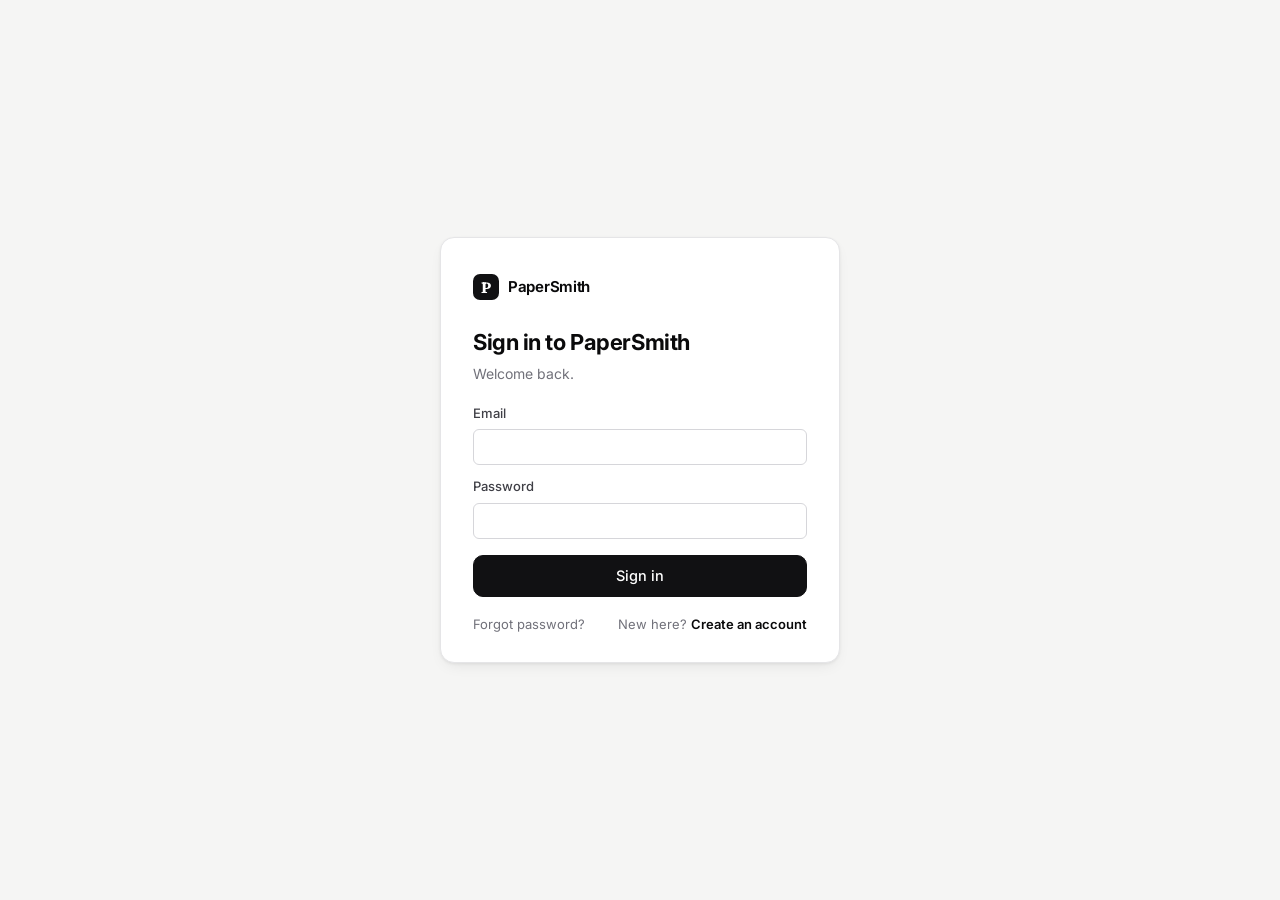
<file: index.html>
<!doctype html>
<html lang="en">
  <head>
    <meta charset="UTF-8" />
    <meta name="viewport" content="width=device-width, initial-scale=1.0" />
    <meta name="color-scheme" content="light" />
    <meta name="description" content="PaperSmith: your research mentor and paper writer." />
    <link rel="icon" href="data:image/svg+xml,%3Csvg xmlns='http://www.w3.org/2000/svg' viewBox='0 0 32 32'%3E%3Crect width='32' height='32' rx='8' fill='%23111'/%3E%3Ctext x='16' y='22.5' font-family='Georgia,serif' font-size='19' font-weight='700' text-anchor='middle' fill='%23fff'%3EP%3C/text%3E%3C/svg%3E" />
    <link rel="preconnect" href="https://fonts.googleapis.com" />
    <link rel="preconnect" href="https://fonts.gstatic.com" crossorigin />
    <link
      href="https://fonts.googleapis.com/css2?family=Inter:wght@400;500;600;700&family=JetBrains+Mono:wght@400;500&family=Source+Serif+4:ital,opsz,wght@0,8..60,400;0,8..60,600;0,8..60,700;1,8..60,400&display=swap"
      rel="stylesheet"
    />
    <title>PaperSmith</title>
    <script type="module" crossorigin src="./assets/index-DsUVXnjB.js"></script>
    <link rel="stylesheet" crossorigin href="./assets/index-BC1bbvEl.css">
  </head>
  <body>
    <div id="root"></div>
  </body>
</html>
</file>
<file: assets/index-BC1bbvEl.css>
:root{--bg: #ffffff;--canvas: #f5f5f4;--surface: #fafafa;--surface-2: #f4f4f5;--hover: #f1f1f2;--border: #e5e5e7;--border-2: #d6d6da;--text: #0a0a0b;--text-2: #3f3f46;--text-3: #71717a;--text-4: #a1a1aa;--primary: #111113;--primary-hover: #2a2a2e;--accent: #2563eb;--accent-soft: #eff4ff;--accent-line: #bfd3fe;--green: #15803d;--green-soft: #effaf3;--amber: #b45309;--amber-soft: #fff8eb;--amber-line: #f5d9a8;--red: #b91c1c;--red-soft: #fef2f2;--ui: "Inter", "Segoe UI", system-ui, -apple-system, sans-serif;--serif: "Source Serif 4", "Source Serif Pro", Georgia, "Times New Roman", serif;--mono: "JetBrains Mono", ui-monospace, Consolas, monospace;--r-sm: 6px;--r: 10px;--r-lg: 14px;--shadow-sm: 0 1px 2px rgb(10 10 11 / 5%);--shadow: 0 1px 3px rgb(10 10 11 / 6%), 0 6px 16px -6px rgb(10 10 11 / 10%);--shadow-lg: 0 4px 12px rgb(10 10 11 / 6%), 0 24px 48px -12px rgb(10 10 11 / 18%);--page-shadow: 0 1px 2px rgb(10 10 11 / 6%), 0 12px 32px -8px rgb(10 10 11 / 10%);--topbar: 56px;color-scheme:light}*{box-sizing:border-box}html,body{margin:0;background:var(--bg);color:var(--text)}body{font-family:var(--ui);font-size:14px;line-height:1.5;-webkit-font-smoothing:antialiased;-moz-osx-font-smoothing:grayscale;text-rendering:optimizeLegibility}button,input,select,textarea{font:inherit;color:inherit}a{color:var(--accent)}h1,h2,h3,h4{margin:0;letter-spacing:-.01em}p{margin:0}::selection{background:#dbe6fe}:focus-visible{outline:2px solid var(--accent);outline-offset:2px}.row{display:flex;align-items:center;gap:8px}.row.wrap{flex-wrap:wrap}.stack{display:flex;flex-direction:column;gap:12px}.spacer{flex:1}.muted{color:var(--text-2)}.subtle{color:var(--text-3)}.faint{color:var(--text-4)}.small{font-size:12.5px}.tiny{font-size:11.5px}.mono{font-family:var(--mono);font-size:.92em}.strong{font-weight:600}.ellipsis{overflow:hidden;text-overflow:ellipsis;white-space:nowrap}.sr-only{position:absolute;width:1px;height:1px;overflow:hidden;clip:rect(0 0 0 0)}.btn{display:inline-flex;align-items:center;justify-content:center;gap:6px;height:34px;padding:0 14px;border:1px solid var(--border-2);border-radius:var(--r-sm);background:var(--bg);color:var(--text);font-weight:500;font-size:13.5px;cursor:pointer;white-space:nowrap;text-decoration:none;transition:background .12s,border-color .12s,box-shadow .12s}.btn:hover:not(:disabled){background:var(--hover)}.btn:disabled{opacity:.5;cursor:default}.btn.primary{background:var(--primary);border-color:var(--primary);color:#fff}.btn.primary:hover:not(:disabled){background:var(--primary-hover)}.btn.ghost{border-color:transparent;background:transparent;color:var(--text-2)}.btn.ghost:hover:not(:disabled){background:var(--hover);color:var(--text)}.btn.danger{color:var(--red)}.btn.danger:hover:not(:disabled){background:var(--red-soft)}.btn.sm{height:28px;padding:0 10px;font-size:12.5px}.btn.lg{height:42px;padding:0 20px;font-size:14.5px;border-radius:var(--r)}.icon-btn{display:inline-grid;place-items:center;width:32px;height:32px;border:0;border-radius:var(--r-sm);background:transparent;color:var(--text-3);cursor:pointer}.icon-btn:hover{background:var(--hover);color:var(--text)}.input,.textarea,.select{width:100%;height:36px;padding:0 12px;border:1px solid var(--border-2);border-radius:var(--r-sm);background:var(--bg);color:var(--text);transition:border-color .12s,box-shadow .12s}.textarea{height:auto;padding:9px 12px;line-height:1.5;resize:vertical}.select{width:auto;height:30px;padding:0 28px 0 10px;font-size:13px;appearance:none;cursor:pointer;background:var(--bg) url("data:image/svg+xml,%3Csvg xmlns='http://www.w3.org/2000/svg' width='10' height='6'%3E%3Cpath d='M1 1l4 4 4-4' fill='none' stroke='%2371717a' stroke-width='1.5'/%3E%3C/svg%3E") no-repeat right 10px center}.input:focus,.textarea:focus,.select:focus{outline:none;border-color:var(--accent);box-shadow:0 0 0 3px var(--accent-soft)}.input::placeholder,.textarea::placeholder{color:var(--text-4)}.badge{display:inline-flex;align-items:center;gap:5px;height:22px;padding:0 8px;border-radius:999px;font-size:12px;font-weight:500;background:var(--surface-2);color:var(--text-2);white-space:nowrap}.badge.ok{background:var(--green-soft);color:var(--green)}.badge.warn{background:var(--amber-soft);color:var(--amber)}.badge.err{background:var(--red-soft);color:var(--red)}.badge.info{background:var(--accent-soft);color:var(--accent)}.badge .dot{width:6px;height:6px;border-radius:50%;background:currentColor}.tag{display:inline-flex;align-items:center;height:20px;padding:0 6px;border-radius:5px;font-family:var(--mono);font-size:11px;font-weight:500;background:var(--surface-2);color:var(--text-2);border:1px solid var(--border)}.tag.ref{background:var(--accent-soft);color:var(--accent);border-color:var(--accent-line)}.banner{padding:10px 14px;border-radius:var(--r-sm);border:1px solid var(--border);background:var(--surface);font-size:13.5px}.banner.err{background:var(--red-soft);border-color:#f6caca;color:var(--red)}.banner.warn{background:var(--amber-soft);border-color:var(--amber-line);color:#7c3d05}.spinner{display:inline-block;width:13px;height:13px;border:2px solid currentColor;border-right-color:transparent;border-radius:50%;animation:spin .8s linear infinite;vertical-align:-2px}@keyframes spin{to{transform:rotate(360deg)}}.card{background:var(--bg);border:1px solid var(--border);border-radius:var(--r)}.empty-state{display:grid;place-items:center;text-align:center;gap:6px;padding:56px 24px;color:var(--text-3)}.empty-state h3{color:var(--text);font-size:16px;font-weight:600}.empty-state p{max-width:380px}.empty-state .empty-icon{width:44px;height:44px;border-radius:12px;display:grid;place-items:center;background:var(--surface-2);color:var(--text-3);margin-bottom:6px}.app{min-height:100vh;display:flex;flex-direction:column}.topbar{position:sticky;top:0;z-index:20;height:var(--topbar);flex:none;display:flex;align-items:center;gap:18px;padding:0 20px;background:#ffffffeb;-webkit-backdrop-filter:saturate(1.4) blur(8px);backdrop-filter:saturate(1.4) blur(8px);border-bottom:1px solid var(--border)}.brand{display:inline-flex;align-items:center;gap:9px;border:0;background:none;padding:0;cursor:pointer}.brand-mark{width:26px;height:26px;border-radius:7px;background:var(--primary);color:#fff;display:grid;place-items:center;font-family:var(--serif);font-weight:700;font-size:16px;line-height:1}.brand-name{font-weight:650;font-size:15px;letter-spacing:-.02em}.topnav{display:flex;gap:2px}.topnav button{height:32px;padding:0 11px;border:0;border-radius:var(--r-sm);background:none;color:var(--text-3);font-weight:500;cursor:pointer}.topnav button:hover{color:var(--text);background:var(--hover)}.topnav button[aria-current=page]{color:var(--text);background:var(--surface-2)}.crumbs{display:flex;align-items:center;gap:8px;min-width:0;color:var(--text-3)}.crumbs button{border:0;background:none;padding:4px 6px;border-radius:var(--r-sm);color:var(--text-3);cursor:pointer;font-weight:500}.crumbs button:hover{color:var(--text);background:var(--hover)}.crumbs .sep{color:var(--text-4)}.crumbs .current{color:var(--text);font-weight:600;max-width:42vw}.status-pill{display:inline-flex;align-items:center;gap:7px;height:30px;padding:0 11px;border:1px solid var(--border);border-radius:999px;background:var(--bg);color:var(--text-2);font-size:12.5px;font-weight:500;cursor:pointer;white-space:nowrap;flex:none}.status-pill:hover{background:var(--hover)}.status-pill .dot{width:7px;height:7px;border-radius:50%;background:var(--green);box-shadow:0 0 0 3px var(--green-soft)}.status-pill.off .dot{background:var(--red);box-shadow:0 0 0 3px var(--red-soft)}.main{flex:1;min-height:0}.page{max-width:1040px;margin:0 auto;padding:44px 28px 80px}.page-header{display:flex;align-items:flex-end;gap:16px;margin-bottom:28px}.page-header h1{font-size:28px;font-weight:700;letter-spacing:-.025em}.page-header p{color:var(--text-3);margin-top:4px}.new-paper{display:flex;gap:10px;align-items:center;padding:18px;margin-bottom:28px;border:1px solid var(--border);border-radius:var(--r-lg);background:var(--surface)}.new-paper .input{height:42px;font-size:15px;border-radius:var(--r);max-width:520px}.list-head{display:flex;align-items:center;gap:10px;margin-bottom:10px}.list-head h2{font-size:13px;font-weight:600;color:var(--text-3);text-transform:uppercase;letter-spacing:.06em}.paper-list{border:1px solid var(--border);border-radius:var(--r-lg);overflow:hidden;background:var(--bg)}.paper-row{display:grid;grid-template-columns:40px minmax(0,1fr) auto auto;align-items:center;gap:14px;padding:14px 16px;border-top:1px solid var(--border);cursor:pointer;transition:background .1s}.paper-row:first-child{border-top:0}.paper-row:hover{background:var(--surface)}.paper-icon{width:40px;height:48px;border-radius:5px;border:1px solid var(--border-2);background:var(--bg);display:grid;align-content:center;gap:3px;padding:8px 7px;box-shadow:var(--shadow-sm)}.paper-icon i{display:block;height:2px;border-radius:1px;background:var(--border-2)}.paper-icon i:first-child{background:var(--text-3);width:70%}.paper-icon.written i:nth-child(n+2){background:#c9c9cf}.paper-main{min-width:0}.paper-main h3{font-size:14.5px;font-weight:600}.paper-main .meta{display:flex;gap:12px;color:var(--text-3);font-size:12.5px;margin-top:2px}.paper-when{color:var(--text-3);font-size:12.5px;white-space:nowrap}.paper-actions{display:flex;gap:2px;opacity:0;transition:opacity .1s}.paper-row:hover .paper-actions,.paper-row:focus-within .paper-actions{opacity:1}.rename-form{display:flex;gap:6px}.settings{max-width:720px}.settings-section{margin-bottom:32px}.settings-section>h2{font-size:15px;font-weight:600;margin-bottom:12px}.option-list{display:flex;flex-direction:column;gap:8px}.option{display:flex;align-items:center;gap:12px;padding:14px 16px;border:1px solid var(--border);border-radius:var(--r);background:var(--bg);cursor:pointer;transition:border-color .12s,background .12s}.option:hover{border-color:var(--border-2)}.option:has(input:checked){border-color:var(--primary);box-shadow:0 0 0 1px var(--primary)}.option.disabled{cursor:not-allowed;opacity:.6}.option input{accent-color:var(--primary);width:16px;height:16px;margin:0}.option-body{flex:1;min-width:0}.option-body b{display:block;font-weight:600}.option-body span{color:var(--text-3);font-size:12.5px}.kv-list{border:1px solid var(--border);border-radius:var(--r)}.kv-list>div{display:flex;justify-content:space-between;gap:16px;padding:11px 16px;border-top:1px solid var(--border)}.kv-list>div:first-child{border-top:0}.kv-list span:first-child{color:var(--text-3)}.ws{display:grid;grid-template-columns:clamp(360px,32vw,460px) minmax(0,1fr);height:calc(100vh - var(--topbar))}.ws-chat{display:flex;flex-direction:column;min-height:0;border-right:1px solid var(--border);background:var(--bg)}.ws-paper{position:relative;display:flex;flex-direction:column;min-width:0;min-height:0;background:var(--canvas)}.ws-switch{display:none}.chat-scroll{flex:1;overflow-y:auto;padding:22px 20px 12px;display:flex;flex-direction:column;gap:18px}.msg{display:flex;gap:10px;font-size:14px;line-height:1.6}.msg.user{justify-content:flex-end}.msg .bubble{max-width:88%;padding:9px 14px;border-radius:16px 16px 4px;background:var(--surface-2);color:var(--text);white-space:pre-wrap;word-wrap:break-word}.msg.assistant .avatar{flex:none;width:26px;height:26px;margin-top:1px;border-radius:7px;background:var(--primary);color:#fff;display:grid;place-items:center;font-family:var(--serif);font-size:14px;font-weight:700}.msg.assistant .avatar.note{background:var(--surface-2);color:var(--text-3);font-family:var(--ui);font-size:12px}.msg-content{flex:1;min-width:0}.msg-text p{margin:0 0 9px}.msg-text p:last-child{margin-bottom:0}.msg-text ul,.msg-text ol{margin:0 0 9px;padding-left:20px}.msg-text li{margin:3px 0}.msg-text li::marker{color:var(--text-4)}.msg-text strong{font-weight:600}.msg-text .md-head{font-weight:600;margin-top:2px}.msg-text code{font-family:var(--mono);font-size:12.5px;background:var(--surface-2);border-radius:4px;padding:1px 5px}.msg-text .tag{vertical-align:1px;height:18px;font-size:10.5px}.msg.note .msg-text{color:var(--text-2);font-size:13.5px}.msg.error .msg-text{color:var(--red)}.attach-list{display:flex;flex-direction:column;gap:6px;align-items:flex-end}.attach{display:inline-flex;align-items:center;gap:10px;padding:8px 12px;border:1px solid var(--border);border-radius:var(--r);background:var(--bg);font-size:13px;box-shadow:var(--shadow-sm)}.file-icon{display:inline-grid;place-items:center;width:30px;height:30px;border-radius:7px;font-size:9.5px;font-weight:700;letter-spacing:.02em;color:#fff;background:#6b7280;flex:none}.file-icon.pdf{background:#dc2626}.file-icon.pptx{background:#ea580c}.file-icon.docx{background:#2563eb}.file-icon.xlsx,.file-icon.csv{background:#16a34a}.file-icon.bib{background:#7c3aed}.file-icon.image{background:#0891b2}.file-icon.md,.file-icon.txt{background:#52525b}.replies{display:flex;flex-wrap:wrap;gap:6px;margin-top:10px}.reply{height:30px;padding:0 12px;border:1px solid var(--border-2);border-radius:999px;background:var(--bg);color:var(--text);font-size:13px;cursor:pointer;transition:background .12s,border-color .12s}.reply:hover{background:var(--hover);border-color:var(--text-4)}.added{display:flex;flex-wrap:wrap;align-items:center;gap:6px;margin-top:10px;padding:0;border:0;background:none;cursor:pointer;font-size:12.5px;color:var(--text-3);text-align:left}.added .ok-icon{color:var(--green);display:inline-flex}.added .fact{display:inline-flex;gap:4px;align-items:center;height:22px;padding:0 8px;border-radius:999px;background:var(--green-soft);color:#166534}.added .fact b{font-family:var(--mono);font-weight:500;font-size:11px}.added:hover .fact{background:#dff5e7}.note-line{margin-top:8px;font-size:12.5px;color:var(--text-3)}.note-line summary{cursor:pointer}.note-line div{margin-top:4px}.links{display:flex;flex-wrap:wrap;gap:6px;margin-top:10px}.progress-card{width:min(100%,340px);padding:12px 14px;border:1px solid var(--border);border-radius:var(--r);background:var(--bg)}.progress-card .row{font-size:13px}.bar{height:5px;border-radius:3px;background:var(--surface-2);overflow:hidden;margin-top:8px}.bar i{display:block;height:100%;background:var(--primary);border-radius:3px;transition:width .4s ease}.bar.accent i{background:var(--accent)}.plan-card{margin-top:10px;padding:12px 14px;border:1px solid var(--border);border-radius:var(--r);background:var(--surface);font-size:13px}.plan-card ol{list-style:none;margin:8px 0 0;padding:0}.plan-card li{display:flex;justify-content:space-between;padding:4px 0;border-top:1px solid var(--border)}.plan-card li:first-child{border-top:0}.sources-note{margin-top:8px;font-size:12.5px}.sources-note summary{cursor:pointer;color:var(--text-3)}.sources-note blockquote{margin:6px 0 0;padding:8px 12px;border-left:2px solid var(--border-2);background:var(--surface);border-radius:0 6px 6px 0}.typing{display:flex;align-items:center;gap:10px;color:var(--text-3);font-size:13px;padding-left:36px}.dots{display:inline-flex;gap:4px}.dots i{width:6px;height:6px;border-radius:50%;background:var(--text-4);animation:blink 1.2s infinite ease-in-out}.dots i:nth-child(2){animation-delay:.15s}.dots i:nth-child(3){animation-delay:.3s}@keyframes blink{0%,80%,to{opacity:.3;transform:translateY(0)}40%{opacity:1;transform:translateY(-2px)}}.composer-wrap{padding:10px 16px 14px;background:var(--bg)}.composer{display:flex;align-items:flex-end;gap:4px;padding:6px;border:1px solid var(--border-2);border-radius:var(--r-lg);background:var(--bg);box-shadow:var(--shadow-sm);transition:border-color .12s,box-shadow .12s}.composer:focus-within{border-color:var(--text-4);box-shadow:var(--shadow)}.composer textarea{flex:1;min-height:38px;max-height:220px;padding:9px 6px;border:0;outline:none;resize:none;background:transparent;line-height:1.45;font-size:14px}.composer textarea::placeholder{color:var(--text-4)}.composer .attach-btn{width:36px;height:36px;flex:none}.send-btn{width:36px;height:36px;flex:none;border:0;border-radius:10px;background:var(--primary);color:#fff;display:grid;place-items:center;cursor:pointer}.send-btn:disabled{background:var(--surface-2);color:var(--text-4);cursor:default}.composer-hint{margin-top:6px;text-align:center;font-size:11.5px;color:var(--text-4)}.paper-bar{flex:none;display:flex;align-items:center;gap:14px;height:52px;padding:0 20px;background:var(--bg);border-bottom:1px solid var(--border)}.tabs{display:flex;gap:2px;height:100%}.tabs button{position:relative;display:inline-flex;align-items:center;gap:6px;height:100%;padding:0 12px;border:0;background:none;color:var(--text-3);font-weight:500;cursor:pointer}.tabs button:hover,.tabs button[aria-selected=true]{color:var(--text)}.tabs button[aria-selected=true]:after{content:"";position:absolute;left:10px;right:10px;bottom:-1px;height:2px;border-radius:2px;background:var(--primary)}.tabs .count{min-width:18px;height:18px;padding:0 5px;border-radius:9px;background:var(--surface-2);color:var(--text-3);font-size:11px;font-weight:600;display:inline-grid;place-items:center}.tabs .count.warn{background:var(--amber-soft);color:var(--amber)}.pages{display:flex;align-items:center;gap:10px;font-size:12.5px;color:var(--text-3);white-space:nowrap}.pages b{color:var(--text);font-weight:600}.pages .bar{width:90px;margin:0}.writing-pill{display:inline-flex;align-items:center;gap:8px;height:28px;padding:0 11px;border-radius:999px;background:var(--accent-soft);color:var(--accent);font-size:12.5px;font-weight:500;white-space:nowrap}.paper-scroll{flex:1;overflow-y:auto;padding:28px 28px 80px}.doc-tools{max-width:816px;margin:0 auto 14px;display:flex;align-items:center;gap:10px;font-size:12.5px;color:var(--text-3)}.sheet-page{max-width:816px;margin:0 auto;padding:72px 84px 88px;background:var(--bg);border:1px solid var(--border);border-radius:4px;box-shadow:var(--page-shadow);font-family:var(--serif);color:#111}.doc-title{font-size:25px;line-height:1.25;font-weight:700;text-align:center;letter-spacing:-.01em}.doc-authors{margin-top:10px;text-align:center;font-size:15px;color:var(--text-2)}.doc-section{margin-top:30px}.doc-section h2{font-family:var(--serif);font-size:15.5px;font-weight:700;letter-spacing:.01em;margin-bottom:10px}.doc-section.abstract{margin:28px 24px 0}.doc-section.abstract h2{text-align:center;font-size:12px;text-transform:uppercase;letter-spacing:.14em;font-family:var(--ui);color:var(--text-2)}.doc-para{font-size:16px;line-height:1.72;text-align:justify;-webkit-hyphens:auto;hyphens:auto;margin:0 0 12px}.doc-section.abstract .doc-para{font-size:15px;font-style:italic}.doc-para.stale{opacity:.55}.sent{cursor:pointer;border-radius:3px;transition:background .1s;box-decoration-break:clone;-webkit-box-decoration-break:clone}.sent:hover{background:#f1f5ff}.sent.flagged{background:linear-gradient(transparent 62%,#fde7bf 62%)}.sent.flagged.has-error{background:linear-gradient(transparent 62%,#fbd0d0 62%)}.sent.selected{background:#dbe7fe}.rcpt{font-family:var(--ui);font-size:9.5px;color:#9ca3af;margin-left:1px;vertical-align:super;line-height:0}.rcpt.bad{color:var(--red)}.clean .rcpt{display:none}.clean .sent.flagged,.clean .sent.flagged.has-error{background:none}.cite{color:#333}.para-pending{margin:4px 0 16px}.para-pending i{display:block;height:11px;margin:9px 0;border-radius:4px;background:#eeeef0}.para-pending i:last-child{width:62%}.para-pending.live i{background:linear-gradient(90deg,#eeeef0,#e2e2e6,#eeeef0 80%);background-size:200% 100%;animation:shimmer 1.4s linear infinite}.para-pending .pending-note{font-family:var(--ui);font-size:12px;color:var(--text-4)}.para-pending.failed .pending-note{color:var(--red)}@keyframes shimmer{0%{background-position:100% 0}to{background-position:-100% 0}}.paper-empty{max-width:816px;margin:0 auto}.paper-empty .sheet-page{min-height:520px;display:grid;place-items:center;text-align:center;font-family:var(--ui)}.paper-empty h3{font-size:17px;font-weight:600;margin-bottom:6px}.paper-empty p{color:var(--text-3);max-width:340px}.drawer{position:absolute;top:52px;right:0;bottom:0;z-index:5;width:min(420px,100%);display:flex;flex-direction:column;background:var(--bg);border-left:1px solid var(--border);box-shadow:-12px 0 32px -16px #0a0a0b38;animation:slide .16s ease-out}@keyframes slide{0%{transform:translate(16px);opacity:0}to{transform:none;opacity:1}}.drawer-head{display:flex;align-items:center;gap:8px;padding:12px 14px 12px 18px;border-bottom:1px solid var(--border)}.drawer-body{flex:1;overflow-y:auto;padding:18px;display:flex;flex-direction:column;gap:16px}.drawer-foot{display:flex;flex-wrap:wrap;gap:6px;padding:12px 18px;border-top:1px solid var(--border)}.drawer-sentence{font-family:var(--serif);font-size:16.5px;line-height:1.6}.label{font-size:11.5px;font-weight:600;text-transform:uppercase;letter-spacing:.06em;color:var(--text-3);margin-bottom:8px}.flag-item{display:flex;gap:8px;align-items:flex-start;padding:9px 12px;border-radius:var(--r-sm);background:var(--amber-soft);color:#7c3d05;font-size:13px}.flag-item.error{background:var(--red-soft);color:var(--red)}.source-item{padding:12px;border:1px solid var(--border);border-radius:var(--r)}.source-item+.source-item{margin-top:8px}.source-item .head{display:flex;align-items:center;gap:6px;margin-bottom:6px}.quote{margin:8px 0 0;padding:8px 12px;border-left:2px solid var(--accent-line);background:var(--surface);border-radius:0 6px 6px 0;font-size:13px;color:var(--text-2)}.quote .where{display:block;font-size:11.5px;color:var(--text-3);margin-bottom:2px}.view{max-width:880px;margin:0 auto;display:flex;flex-direction:column;gap:14px}.view-head{display:flex;align-items:center;gap:12px}.view-head h2{font-size:18px;font-weight:650;letter-spacing:-.015em}.file-card{padding:14px 16px}.file-card .top{display:flex;align-items:center;gap:12px}.file-card .name{font-weight:600}.file-card .meta{color:var(--text-3);font-size:12.5px}.file-card .bottom{display:flex;align-items:center;gap:8px;margin-top:12px;padding-top:12px;border-top:1px solid var(--border)}.file-card .err-text{margin-top:8px;color:var(--red);font-size:13px}.passages{margin-top:12px;max-height:360px;overflow-y:auto;display:flex;flex-direction:column;gap:6px}.passage{padding:8px 12px;background:var(--surface);border-radius:var(--r-sm);font-size:13px;color:var(--text-2);white-space:pre-wrap}.passage .where{display:block;font-size:11.5px;color:var(--text-3);margin-bottom:2px}.fact-group{overflow:hidden}.fact-group>h3{display:flex;align-items:center;gap:8px;padding:12px 16px;font-size:13px;font-weight:600;background:var(--surface);border-bottom:1px solid var(--border)}.fact{display:grid;grid-template-columns:44px minmax(0,1fr);gap:10px;padding:12px 16px;border-top:1px solid var(--border)}.fact-group>.fact:nth-of-type(1){border-top:0}.fact-text{font-size:14px}.fact-tools{display:flex;flex-wrap:wrap;align-items:center;gap:10px;margin-top:6px;font-size:12.5px;color:var(--text-3)}.link-btn{border:0;background:none;padding:0;color:var(--text-3);cursor:pointer;font-size:12.5px}.link-btn:hover{color:var(--text);text-decoration:underline}.link-btn.danger:hover{color:var(--red)}.fact-tools .select{height:24px;font-size:12px;padding:0 24px 0 8px}.stats{display:grid;grid-template-columns:repeat(3,minmax(0,1fr));gap:10px}.stat{padding:16px}.stat b{display:block;font-size:24px;font-weight:650;letter-spacing:-.02em}.stat span{color:var(--text-3);font-size:12.5px}.issue{display:flex;gap:10px;align-items:flex-start;padding:11px 16px;border-top:1px solid var(--border);font-size:13.5px}.issue:first-of-type{border-top:0}.card-title{padding:14px 16px;border-bottom:1px solid var(--border);font-weight:600;font-size:14px;display:flex;align-items:center;gap:8px}.export-grid{display:grid;grid-template-columns:repeat(2,minmax(0,1fr));gap:10px}.export-card{display:flex;gap:12px;align-items:center;width:100%;padding:14px 16px;text-align:left;font:inherit;color:var(--text);cursor:pointer;transition:border-color .12s,box-shadow .12s}.export-card:disabled{cursor:progress}.export-card:hover{border-color:var(--border-2);box-shadow:var(--shadow)}.export-card b{display:block;font-weight:600}.export-card small{color:var(--text-3);font-size:12.5px}.export-card.featured{border-color:var(--primary)}.disclosure{padding:16px;font-family:var(--serif);font-size:14.5px;line-height:1.65;color:var(--text-2)}.activity{list-style:none;margin:0;padding:0}.activity li{display:grid;grid-template-columns:150px minmax(0,1fr);gap:12px;padding:9px 16px;border-top:1px solid var(--border);font-size:13px}.activity li:first-child{border-top:0}.drop-overlay{position:fixed;inset:0;z-index:50;display:grid;place-items:center;background:#ffffffc7;-webkit-backdrop-filter:blur(3px);backdrop-filter:blur(3px)}.drop-card{display:grid;justify-items:center;gap:6px;padding:36px 48px;border:2px dashed var(--text-4);border-radius:18px;background:var(--bg);box-shadow:var(--shadow-lg);text-align:center}.drop-card b{font-size:16px}.drop-card span{color:var(--text-3)}.auth-page{min-height:100vh;display:grid;place-items:center;padding:24px 16px;background:var(--canvas)}.auth-card{width:min(400px,100%);padding:36px 32px 28px;background:var(--bg);border:1px solid var(--border);border-radius:var(--r-lg);box-shadow:var(--shadow)}.auth-card .brand{cursor:default;margin-bottom:26px}.auth-card .brand .brand-name{display:inline}.auth-card h1{font-size:22px;font-weight:700;letter-spacing:-.02em}.auth-card .subtle{margin-top:4px}.auth-card .btn.lg{width:100%;margin-top:4px}.field{display:flex;flex-direction:column;gap:6px}.field>span{font-size:13px;font-weight:500;color:var(--text-2)}.auth-switch{display:flex;justify-content:space-between;flex-wrap:wrap;gap:8px;margin-top:18px;font-size:13px;color:var(--text-3)}.auth-switch .link-btn{font-size:13px}.link-btn.strong{color:var(--text);font-weight:600}.waking{min-height:calc(100vh - var(--topbar));display:grid;place-items:center;text-align:center;color:var(--text-3)}.waking h2{color:var(--text);font-size:17px;margin:12px 0 4px}.account{position:relative}.avatar-btn{width:32px;height:32px;border-radius:50%;border:1px solid var(--border-2);background:var(--surface-2);color:var(--text);font-weight:600;cursor:pointer}.menu{position:absolute;right:0;top:40px;z-index:30;min-width:220px;padding:6px;background:var(--bg);border:1px solid var(--border);border-radius:var(--r);box-shadow:var(--shadow-lg)}.menu .who{padding:8px 10px 10px;border-bottom:1px solid var(--border);margin-bottom:4px;font-size:13px;color:var(--text-2);word-break:break-all}.menu button{display:block;width:100%;padding:8px 10px;border:0;border-radius:var(--r-sm);background:none;text-align:left;cursor:pointer;font-size:13.5px}.menu button:hover{background:var(--hover)}.paper-actions[hidden]{display:none}.page.community{max-width:1120px}.page-tabs{height:44px;border-bottom:1px solid var(--border);gap:4px}.page-tabs button[aria-selected=true]:after{left:12px;right:12px}.setup-banner{display:flex;align-items:center;gap:14px;margin-top:18px;padding:14px 16px;border-color:var(--accent-line);background:var(--accent-soft)}.card-grid{display:grid;grid-template-columns:repeat(auto-fill,minmax(290px,1fr));gap:12px}.person-card{display:flex;flex-direction:column;gap:10px;padding:16px}.person-head{display:block;width:100%;padding:0;border:0;background:none;text-align:left;cursor:pointer;font:inherit;color:inherit}.person-head:disabled{cursor:default}.person-line{display:flex;align-items:center;gap:12px;min-width:0}.avatar-circle{flex:none;display:inline-grid;place-items:center;border-radius:50%;color:#fff;font-weight:600;letter-spacing:.02em}.verified{display:inline-flex;color:var(--accent)}.reasons{margin:0;padding:0;list-style:none;display:flex;flex-direction:column;gap:5px}.reasons li{position:relative;padding-left:16px;font-size:13px;color:var(--text-2);line-height:1.45}.reasons li:before{content:"";position:absolute;left:3px;top:7px;width:6px;height:6px;border-radius:50%;background:var(--green)}.chips{display:flex;flex-wrap:wrap;gap:5px}.chip{display:inline-flex;align-items:center;gap:4px;height:24px;padding:0 9px;border-radius:999px;background:var(--surface-2);color:var(--text-2);font-size:12px}.person-actions{display:flex;gap:6px;align-items:center;margin-top:auto}.connect-form{display:flex;flex-direction:column;gap:8px}.list-card{overflow:hidden}.request-row{display:flex;flex-wrap:wrap;align-items:center;gap:12px;padding:14px 16px;border-top:1px solid var(--border)}.request-row:first-child{border-top:0}.request-row .person-head{flex:1;min-width:220px}.request-msg{flex-basis:100%;margin:-4px 0 0 52px;color:var(--text-2);font-size:13.5px}.modal-backdrop{position:fixed;inset:0;z-index:40;background:#0a0a0b47;display:flex;justify-content:flex-end}.person-panel{width:min(420px,100%);height:100%;overflow-y:auto;padding:16px 20px 24px;background:var(--bg);box-shadow:var(--shadow-lg);display:flex;flex-direction:column;gap:16px;animation:slide .16s ease-out}.person-bio{color:var(--text-2)}.person-facts{display:grid;grid-template-columns:96px minmax(0,1fr);gap:10px 12px;margin:0;font-size:13.5px}.person-facts dt{color:var(--text-3)}.person-facts dd{margin:0}ul.plain{margin:0;padding-left:18px}.profile-layout{display:grid;grid-template-columns:minmax(0,1fr) 340px;gap:20px;align-items:start}.profile-form{padding:6px 20px 20px;display:flex;flex-direction:column;gap:4px}.form-section{display:flex;flex-direction:column;gap:12px;padding:16px 0;border-bottom:1px solid var(--border)}.form-section:last-of-type{border-bottom:0}.form-section h3{font-size:14px;font-weight:600}.field-row{display:grid;grid-template-columns:1fr 1fr;gap:12px}.select.full{width:100%;height:36px}.chip-input{display:flex;flex-wrap:wrap;gap:6px;align-items:center;min-height:38px;padding:5px 8px;border:1px solid var(--border-2);border-radius:var(--r-sm);background:var(--bg)}.chip-input:focus-within{border-color:var(--accent);box-shadow:0 0 0 3px var(--accent-soft)}.chip-input input{flex:1;min-width:160px;border:0;outline:none;background:none;height:26px}.chip-input .chip button{border:0;background:none;padding:0 0 0 2px;color:var(--text-3);cursor:pointer;font-size:14px;line-height:1}.toggle{display:flex;align-items:center;gap:10px;cursor:pointer;font-weight:500}.toggle input{width:16px;height:16px;accent-color:var(--primary);margin:0}.profile-side{position:sticky;top:calc(var(--topbar) + 20px);display:flex;flex-direction:column;gap:10px}.verify-card{padding:16px}.ok-banner{background:var(--green-soft);border-color:#bbe5c8;color:#166534}.combo{position:relative}.combo-list{position:absolute;left:0;right:0;top:calc(100% + 4px);z-index:20;max-height:240px;overflow-y:auto;padding:4px;background:var(--bg);border:1px solid var(--border);border-radius:var(--r);box-shadow:var(--shadow-lg)}.combo-list button{display:flex;justify-content:space-between;gap:10px;width:100%;padding:8px 10px;border:0;border-radius:var(--r-sm);background:none;text-align:left;cursor:pointer}.combo-list button:hover{background:var(--hover)}.combo-new{color:var(--accent);font-weight:500}.auth-card.wide{width:min(460px,100%)}.graph-wrap{position:relative;overflow:hidden}.graph-tools{display:flex;flex-wrap:wrap;align-items:center;gap:10px;padding:10px 12px;border-bottom:1px solid var(--border)}.legend{display:flex;flex-wrap:wrap;gap:12px;font-size:12px;color:var(--text-3)}.legend span{display:inline-flex;align-items:center;gap:5px}.legend i{width:10px;height:10px;border-radius:50%;display:inline-block}.legend .topic-dot{background:#fff;border:2px solid #a1a1aa;width:9px;height:9px}svg.graph{display:block;width:100%;height:min(68vh,640px);background:#fcfcfd;cursor:grab;touch-action:none;-webkit-user-select:none;user-select:none}svg.graph:active{cursor:grabbing}.edge{stroke:#e4e4e7;stroke-width:1.2}.edge.connection{stroke:#93b4f7;stroke-width:2.2}.edge.dim,.tnode.dim,.pnode.dim{opacity:.12}.tnode circle{fill:#fff;stroke:#a1a1aa;stroke-width:2}.tnode text{font-size:11px;fill:var(--text-2);text-anchor:middle;paint-order:stroke;stroke:#fff;stroke-width:3px}.pnode{cursor:pointer}.pnode circle{stroke:#fff;stroke-width:2.5}.pnode:hover circle,.pnode:focus circle{stroke:var(--primary)}.pnode.me circle{stroke:var(--primary);stroke-width:3.5}.pnode .initials{font-size:11px;font-weight:700;fill:#fff;text-anchor:middle;pointer-events:none}.pnode .name{font-size:11.5px;font-weight:600;fill:var(--text);text-anchor:middle;paint-order:stroke;stroke:#fff;stroke-width:3px}.graph-hint{position:absolute;left:12px;bottom:8px}.member-row{display:flex;align-items:center;gap:10px;padding:10px 16px;border-top:1px solid var(--border)}.card-title+.member-row{border-top:0}.invite-row{display:flex;flex-wrap:wrap;gap:8px;align-items:center;padding:12px 16px;border-top:1px solid var(--border);background:var(--surface)}.contrib-row{display:grid;grid-template-columns:140px minmax(0,1fr) auto;gap:12px;align-items:center;padding:10px 16px;border-top:1px solid var(--border)}.card-title+.contrib-row{border-top:0}.contrib-row .bar{margin:0}.contrib-name{font-weight:500}.comment-form{display:flex;flex-direction:column;gap:8px;align-items:flex-start;padding:12px 16px;border-bottom:1px solid var(--border)}.review-item{padding:12px 16px;border-top:1px solid var(--border)}.comment-form+.review-item{border-top:0}.review-item p{margin-top:4px;white-space:pre-wrap}.review-item.resolved{opacity:.55}.review-item .tag{cursor:pointer}.para-wrap{position:relative}.comment-marker{position:absolute;right:-76px;top:2px;height:22px;padding:0 8px;border:1px solid var(--amber-line);border-radius:999px;background:var(--amber-soft);color:var(--amber);font-family:var(--ui);font-size:11.5px;font-weight:500;cursor:pointer;white-space:nowrap}.drawer-comment{display:flex;flex-direction:column;gap:8px;padding:12px 18px;border-top:1px solid var(--border)}.reviewer-banner{font-size:13px}.bubble-wrap{display:flex;flex-direction:column;align-items:flex-end;gap:3px;max-width:88%}.bubble-wrap .bubble{max-width:100%}.bubble-author{font-size:11.5px;color:var(--text-3);padding-right:6px}.combo-list button.active{background:var(--hover)}.combo-main{display:flex;flex-direction:column;gap:1px;min-width:0}.combo-note{padding:8px 10px;color:var(--text-3);font-size:13px}.combo-picked{margin-top:4px}.role-ok{color:var(--green);font-weight:600}.chip.accent{background:var(--accent-soft);color:var(--accent)}.nowrap{white-space:nowrap}.narrow{max-width:760px}.section-title{font-size:18px;font-weight:650;margin:10px 0 14px}.pills{display:inline-flex;flex-wrap:wrap;gap:4px;padding:3px;border:1px solid var(--border);border-radius:999px;background:var(--surface)}.pills button{height:28px;padding:0 12px;border:0;border-radius:999px;background:none;color:var(--text-3);font-size:13px;font-weight:500;cursor:pointer}.pills button:hover{color:var(--text)}.pills button[aria-pressed=true]{background:var(--bg);color:var(--text);box-shadow:var(--shadow-sm)}.opening-card{display:flex;flex-direction:column;gap:9px;padding:16px;text-align:left;font:inherit;color:inherit;cursor:pointer;transition:border-color .12s,box-shadow .12s}.opening-card:hover{border-color:var(--border-2);box-shadow:var(--shadow)}.opening-card h3{font-size:15px;font-weight:650;line-height:1.35}.opening-problem{color:var(--text-2);font-size:13.5px;display:-webkit-box;-webkit-line-clamp:3;-webkit-box-orient:vertical;overflow:hidden}.opening-layout{display:grid;grid-template-columns:minmax(0,1fr) 380px;gap:16px;align-items:start}.opening-detail{padding:22px 24px;display:flex;flex-direction:column;gap:14px}.opening-detail h2,.question-detail h2{font-size:21px;font-weight:700;letter-spacing:-.02em;line-height:1.3}.opening-text{font-size:14.5px;line-height:1.65;color:var(--text);white-space:pre-wrap}.editor-card{padding:20px;display:flex;flex-direction:column;gap:14px}.field-row.three{grid-template-columns:repeat(3,minmax(0,1fr))}.seg{display:grid;grid-template-columns:1fr 1fr;gap:10px}.seg button{display:flex;flex-direction:column;gap:3px;padding:14px 16px;text-align:left;border:1px solid var(--border);border-radius:var(--r);background:var(--bg);cursor:pointer;font:inherit;color:inherit}.seg button span{color:var(--text-3);font-size:12.5px}.seg button[aria-checked=true]{border-color:var(--primary);box-shadow:0 0 0 1px var(--primary)}.applicant{display:flex;flex-direction:column;gap:8px;padding:14px 16px;border-top:1px solid var(--border)}.card-title+.applicant{border-top:0}.applicant.decided{background:var(--surface)}.fit{flex:none;height:24px;padding:0 9px;border-radius:999px;background:var(--green-soft);color:var(--green);font-size:12px;font-weight:600;display:inline-grid;place-items:center}.ai-summary{padding:8px 12px;border-left:2px solid var(--accent-line);background:var(--accent-soft);border-radius:0 6px 6px 0;font-size:13px;color:var(--text-2)}.record-row{display:flex;flex-wrap:wrap;align-items:center;gap:12px;padding:12px 16px;border-top:1px solid var(--border)}.record-row:first-child{border-top:0}.pub-list{margin:6px 0 0;padding-left:18px;font-size:13px}.pub-list li{margin:3px 0}.pub-list a{color:var(--text);text-decoration:none}.pub-list a:hover{text-decoration:underline}.question-row{display:flex;gap:14px;align-items:flex-start;width:100%;padding:14px 16px;border:0;border-top:1px solid var(--border);background:none;text-align:left;font:inherit;color:inherit;cursor:pointer}.question-row:first-child{border-top:0}.question-row:hover{background:var(--surface)}.q-title{font-weight:600;font-size:14.5px}.answers-count{flex:none;width:60px;display:flex;flex-direction:column;align-items:center;padding:6px 0;border:1px solid var(--border);border-radius:var(--r-sm);color:var(--text-3);font-size:11px}.answers-count b{font-size:16px;color:var(--text)}.answers-count.done{border-color:#bbe5c8;background:var(--green-soft);color:var(--green)}.answers-count.done b{color:var(--green)}.question-detail{padding:22px 24px;display:flex;flex-direction:column;gap:12px}.answer{display:flex;flex-direction:column;gap:8px;padding:14px 16px;border-top:1px solid var(--border)}.card-title+.answer{border-top:0}.answer.accepted{background:var(--green-soft)}.answer-body{white-space:pre-wrap;font-size:14px;line-height:1.6}.noticed-card{padding:16px}.noticed{list-style:none;margin:0;padding:0;display:flex;flex-direction:column;gap:8px}.noticed li{display:flex;align-items:center;gap:10px;justify-content:space-between;padding:8px 10px;border:1px solid var(--border);border-radius:var(--r-sm)}.noticed-banner{display:flex;align-items:center;gap:14px;border-color:var(--accent-line);background:var(--accent-soft)}.author-list{display:flex;flex-direction:column;gap:6px;margin-top:10px}.author-row{display:flex;align-items:center;gap:10px;justify-content:space-between;padding:8px 10px;border:1px solid var(--border);border-radius:var(--r-sm)}.college-admin{display:grid;grid-template-columns:190px minmax(0,1fr);gap:22px;align-items:start}.side-nav{position:sticky;top:calc(var(--topbar) + 16px);display:flex;flex-direction:column;gap:2px}.side-nav button{height:34px;padding:0 12px;border:0;border-radius:var(--r-sm);background:none;text-align:left;color:var(--text-3);font-weight:500;cursor:pointer}.side-nav button:hover{background:var(--hover);color:var(--text)}.side-nav button[aria-current=page]{background:var(--surface-2);color:var(--text)}.college-main{min-width:0}.stats.four{grid-template-columns:repeat(4,minmax(0,1fr))}.two-col{display:grid;grid-template-columns:repeat(2,minmax(0,1fr));gap:12px}.card.pad{padding:16px}.plain-list{list-style:none;margin:0;padding:0;display:flex;flex-direction:column;gap:8px;font-size:13.5px}.insights{margin:0;padding:12px 16px 12px 36px;display:flex;flex-direction:column;gap:12px}.insights li p:first-child{font-size:14px}.hbars{display:flex;flex-direction:column;gap:7px}.hbar{display:grid;grid-template-columns:minmax(0,40%) minmax(0,1fr) 56px;gap:10px;align-items:center;font-size:13px}.hbar .bar{margin:0}.ycols{display:flex;align-items:flex-end;gap:6px;height:150px;padding-top:6px}.ycol{flex:1;height:100%;display:flex;flex-direction:column;align-items:center;justify-content:flex-end;gap:3px;min-width:0}.ycol i{display:block;width:100%;max-width:34px;border-radius:4px 4px 0 0;background:var(--accent);opacity:.85}.table-card{overflow-x:auto}.table{width:100%;border-collapse:collapse;font-size:13.5px}.table th{text-align:left;font-weight:600;font-size:12px;color:var(--text-3);text-transform:uppercase;letter-spacing:.04em;padding:10px 14px;border-bottom:1px solid var(--border);background:var(--surface)}.table td{padding:10px 14px;border-bottom:1px solid var(--border);vertical-align:top}.table tr:last-child td{border-bottom:0}.row-actions{white-space:nowrap;text-align:right}.pub-row{display:flex;gap:12px;align-items:flex-start;justify-content:space-between;padding:11px 16px;border-top:1px solid var(--border);font-size:13.5px}.card-title+.pub-row{border-top:0}.pub-row a{color:var(--text);text-decoration:none}.pub-row a:hover{text-decoration:underline}.bell{position:relative}.bell-dot{position:absolute;top:2px;right:1px;min-width:16px;height:16px;padding:0 4px;border-radius:8px;background:var(--red);color:#fff;font-size:10px;font-weight:700;display:grid;place-items:center}.notif-menu{position:fixed;top:calc(var(--topbar) - 4px);right:12px;width:min(380px,calc(100vw - 24px));max-height:70vh;overflow-y:auto}.notif-menu button{display:flex;flex-direction:column;gap:2px;white-space:normal;line-height:1.4}.notif-menu button.unread{background:var(--accent-soft)}.notif-menu button.unread:hover{background:#e3ecfe}.related-card .related-topics{display:flex;flex-wrap:wrap;align-items:center;gap:8px;padding:10px 16px;border-bottom:1px solid var(--border)}.related-card .member-row{flex-wrap:wrap}.related-card .related-topics+.member-row{border-top:0}.dnode rect{stroke:#fff;stroke-width:2}.dnode.opening rect{fill:#f59e0b}.dnode.record rect{fill:#14b8a6}.dnode text{font-size:10.5px;fill:var(--text-2);text-anchor:middle;paint-order:stroke;stroke:#fff;stroke-width:3px}.dnode.dim{opacity:.12}.edge.coauthor{stroke:#7c3aed;stroke-width:1.8;stroke-dasharray:5 4}.edge.doc{stroke:#f3d9a4;stroke-width:1.2}.legend .doc-dot{border-radius:2px}.legend .doc-dot.opening{background:#f59e0b;transform:rotate(45deg);width:9px;height:9px}.legend .doc-dot.record{background:#14b8a6}@media(max-width:900px){.opening-layout,.college-admin,.two-col{grid-template-columns:minmax(0,1fr)}.side-nav{position:static;flex-direction:row;overflow-x:auto;scrollbar-width:none}.side-nav button{flex:none}.stats.four{grid-template-columns:repeat(2,minmax(0,1fr))}.field-row.three,.seg{grid-template-columns:minmax(0,1fr)}.page-tabs{overflow-x:auto;scrollbar-width:none}.page-tabs button{flex:none}.hbar{grid-template-columns:minmax(0,45%) minmax(0,1fr) 44px}}.topnav button{display:inline-flex;align-items:center;white-space:nowrap}.nav-count{margin-left:6px;min-width:18px;height:18px;padding:0 5px;border-radius:9px;background:var(--accent);color:#fff;font-size:11px;font-weight:700;display:inline-grid;place-items:center;vertical-align:1px}.messages-page{display:grid;grid-template-columns:340px minmax(0,1fr);height:calc(100vh - var(--topbar));max-width:1180px;margin:0 auto;border-left:1px solid var(--border);border-right:1px solid var(--border)}.convo-list{display:flex;flex-direction:column;min-height:0;border-right:1px solid var(--border);background:var(--bg)}.convo-head{padding:18px 16px 12px;display:flex;flex-direction:column;gap:10px;border-bottom:1px solid var(--border)}.convo-head h1{font-size:20px;font-weight:700;letter-spacing:-.02em}.convo-head .input{height:34px}.convo-scroll{flex:1;overflow-y:auto;padding:6px}.convo{display:flex;align-items:center;gap:12px;width:100%;padding:10px;border:0;border-radius:var(--r);background:none;text-align:left;font:inherit;color:inherit;cursor:pointer}.convo:hover{background:var(--hover)}.convo.active{background:var(--surface-2)}.convo-main{flex:1;min-width:0;display:flex;flex-direction:column;gap:2px}.convo-last{color:var(--text-3);font-size:13px}.convo.unread .convo-last{color:var(--text);font-weight:600}.convo-badge{flex:none;min-width:20px;height:20px;padding:0 6px;border-radius:10px;background:var(--accent);color:#fff;font-size:11.5px;font-weight:700;display:grid;place-items:center}.convo-section{padding:14px 10px 6px;font-size:11.5px;font-weight:600;text-transform:uppercase;letter-spacing:.06em;color:var(--text-3)}.convo-pane{min-width:0;min-height:0;display:flex;flex-direction:column;background:var(--bg)}.thread-empty{flex:1;display:grid;place-items:center;text-align:center;padding:24px}.thread-empty h3{font-size:16px;font-weight:600;margin-bottom:4px}.thread{flex:1;min-height:0;display:flex;flex-direction:column}.thread-head{display:flex;align-items:center;gap:8px;padding:12px 16px;border-bottom:1px solid var(--border)}.thread-back{display:none}.thread-scroll{flex:1;overflow-y:auto;padding:16px 20px;display:flex;flex-direction:column}.thread-start{display:grid;justify-items:center;gap:6px;text-align:center;margin:auto 0 20px;color:var(--text-2)}.day-sep{display:flex;justify-content:center;margin:14px 0 8px}.day-sep span{padding:2px 10px;border-radius:999px;background:var(--surface-2);color:var(--text-3);font-size:11.5px;font-weight:500}.dm{display:flex;flex-direction:column;align-items:flex-start;margin-top:10px}.dm.grouped{margin-top:3px}.dm.mine{align-items:flex-end}.dm-bubble{max-width:min(560px,78%);padding:8px 13px;border-radius:16px 16px 16px 4px;background:var(--surface-2);color:var(--text);white-space:pre-wrap;word-wrap:break-word;font-size:14px;line-height:1.5}.dm.mine .dm-bubble{background:var(--primary);color:#fff;border-radius:16px 16px 4px}.dm-time{margin-top:3px;padding:0 4px;font-size:11px;color:var(--text-4)}.dm-seen{text-align:right;font-size:11px;color:var(--text-3);padding:2px 4px 0}.thread-composer{display:flex;align-items:flex-end;gap:6px;margin:10px 16px 14px;padding:6px;border:1px solid var(--border-2);border-radius:var(--r-lg);background:var(--bg);box-shadow:var(--shadow-sm)}.thread-composer:focus-within{border-color:var(--text-4);box-shadow:var(--shadow)}.thread-composer textarea{flex:1;min-height:36px;max-height:160px;padding:8px 6px;border:0;outline:none;resize:none;background:transparent;line-height:1.45;font-size:14px;field-sizing:content}.thread-closed{margin:10px 16px 14px;padding:10px 12px;border-radius:var(--r-sm);background:var(--surface);text-align:center}@media(max-width:900px){.messages-page{grid-template-columns:minmax(0,1fr);border:0}.messages-page.has-thread .convo-list{display:none}.messages-page:not(.has-thread) .convo-pane{display:none}.thread-back{display:inline-grid}.thread-scroll{padding:12px}.dm-bubble{max-width:85%}.topnav button{padding:0 8px}}.print-page{min-height:100vh;background:var(--canvas)}.print-toolbar{position:sticky;top:0;display:flex;align-items:center;gap:10px;padding:10px 20px;background:var(--bg);border-bottom:1px solid var(--border)}.manuscript{max-width:816px;margin:28px auto 60px;padding:72px 84px;background:#fff;box-shadow:var(--page-shadow);font-family:var(--serif);font-size:15.5px;line-height:1.65;color:#111}.manuscript h1{text-align:center;font-size:25px;line-height:1.25}.manuscript h2{font-size:15.5px;margin:26px 0 8px}.manuscript p{margin:0 0 10px;text-align:justify}.ms-authors{text-align:center!important;color:#333;margin-top:10px!important}.ms-affil{text-align:center!important;color:#555;font-size:14px}.ms-abstract{margin:24px 20px;font-size:14.5px}.print-table{margin:18px 0}.print-table figcaption,.print-figure figcaption{font-size:13.5px;text-align:center;margin-bottom:6px}.print-table table{width:100%;border-collapse:collapse;font-size:13.5px}.print-table th,.print-table td{padding:5px 8px;border-bottom:1px solid #ddd;text-align:left}.print-table thead th{border-top:1.5px solid #111;border-bottom:1px solid #111}.print-table tbody tr:last-child td{border-bottom:1.5px solid #111}.print-figure{margin:18px 0;text-align:center}.print-figure img{max-width:100%}.print-figure-placeholder{padding:40px;border:1px dashed #bbb;color:#888}.ms-refs ol{padding-left:22px;font-size:14px}.ms-disclosure p{font-size:13.5px;color:#333}@media print{.no-print{display:none!important}.print-page{background:#fff}.manuscript{box-shadow:none;margin:0;padding:0;max-width:none}}@media(max-width:900px){.topbar{gap:10px;padding:0 12px}.brand-name{display:none}.crumbs .current{max-width:36vw;min-width:48px}.status-pill{padding:0 9px;font-size:12px}.ws{grid-template-columns:minmax(0,1fr);grid-template-rows:auto minmax(0,1fr)}.ws-switch{display:flex;gap:4px;padding:8px 12px;background:var(--bg);border-bottom:1px solid var(--border)}.ws-switch button{flex:1;height:34px;border:1px solid var(--border);border-radius:var(--r-sm);background:var(--bg);color:var(--text-2);font-weight:500;cursor:pointer}.ws-switch button[aria-selected=true]{background:var(--primary);border-color:var(--primary);color:#fff}.ws-chat,.ws-paper{display:none;border-right:0;min-height:0}.ws-chat.shown,.ws-paper.shown{display:flex}.paper-bar{padding:0 8px;gap:8px;overflow-x:auto;scrollbar-width:none}.pages .bar{display:none}.paper-scroll{padding:14px 10px 60px}.sheet-page{padding:32px 20px 44px}.doc-para{text-align:left;font-size:15.5px}.doc-section.abstract{margin:24px 0 0}.drawer{top:52px;width:100%}.page{padding:28px 16px 60px}.new-paper{flex-wrap:wrap}.paper-row{grid-template-columns:34px minmax(0,1fr) auto}.paper-when{display:none}.paper-actions{opacity:1}.stats,.export-grid{grid-template-columns:minmax(0,1fr)}.activity li{grid-template-columns:minmax(0,1fr);gap:2px}.manuscript{padding:32px 20px}.profile-layout{grid-template-columns:minmax(0,1fr)}.profile-side{position:static}.field-row{grid-template-columns:minmax(0,1fr)}.contrib-row{grid-template-columns:90px minmax(0,1fr)}.contrib-meta{grid-column:1 / -1}.comment-marker{position:static;margin:-6px 0 10px}}
</file>
